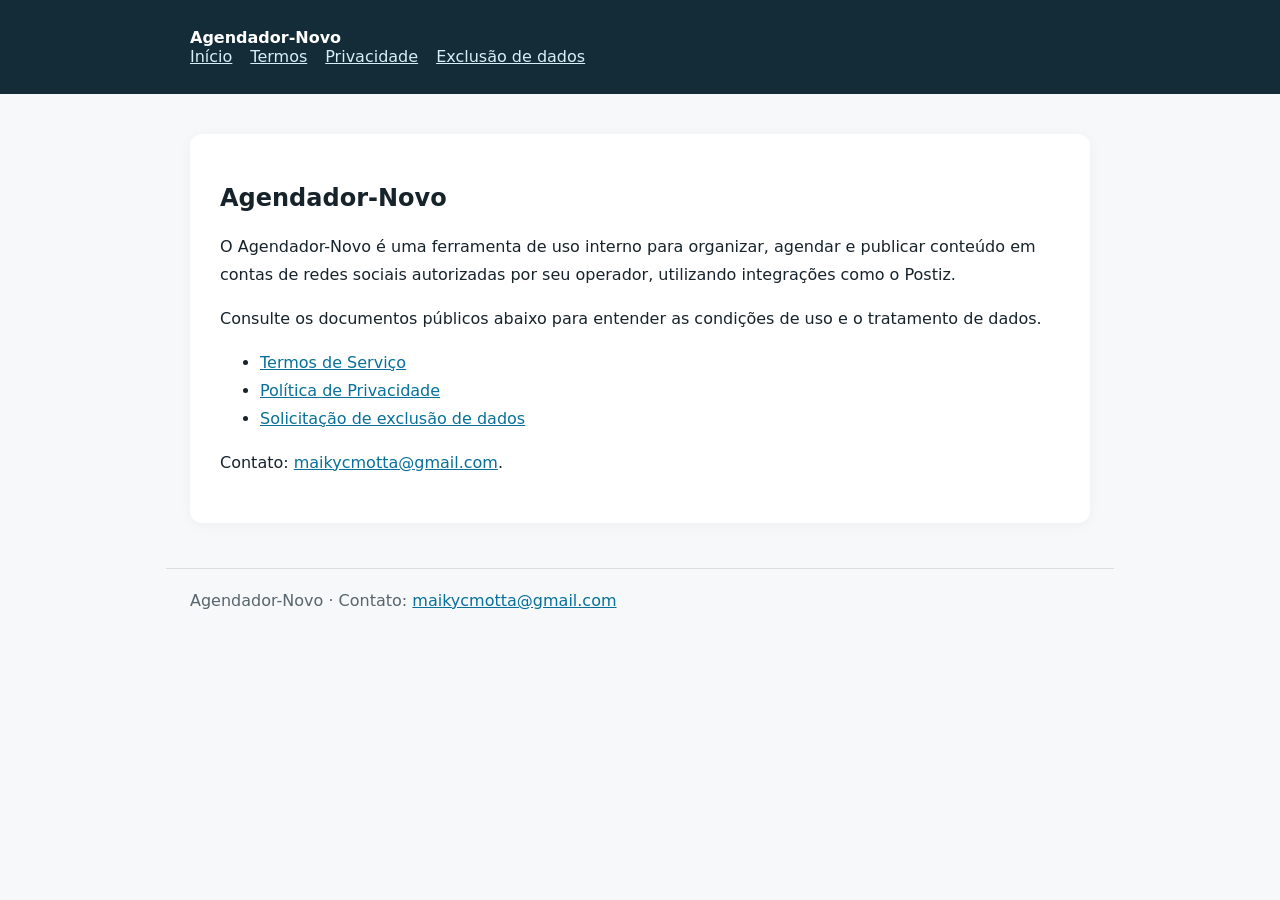
<file: index.html>
<!doctype html><html lang="pt-BR"><head><meta charset="utf-8"><meta name="viewport" content="width=device-width, initial-scale=1"><meta name="description" content="Informações institucionais e documentos legais do Agendador-Novo."><title>Agendador-Novo | Agendador-Novo</title><link rel="stylesheet" href="/style.css"></head><body><header><strong>Agendador-Novo</strong><nav><a href="/">Início</a><a href="/termos.html">Termos</a><a href="/privacidade.html">Privacidade</a><a href="/exclusao.html">Exclusão de dados</a></nav></header><main><article><h1>Agendador-Novo</h1><p>O Agendador-Novo é uma ferramenta de uso interno para organizar, agendar e publicar conteúdo em contas de redes sociais autorizadas por seu operador, utilizando integrações como o Postiz.</p><p>Consulte os documentos públicos abaixo para entender as condições de uso e o tratamento de dados.</p><ul><li><a href="/termos.html">Termos de Serviço</a></li><li><a href="/privacidade.html">Política de Privacidade</a></li><li><a href="/exclusao.html">Solicitação de exclusão de dados</a></li></ul><p>Contato: <a href="mailto:maikycmotta@gmail.com">maikycmotta@gmail.com</a>.</p></article></main><footer>Agendador-Novo · Contato: <a href="mailto:maikycmotta@gmail.com">maikycmotta@gmail.com</a></footer></body></html>
</file>
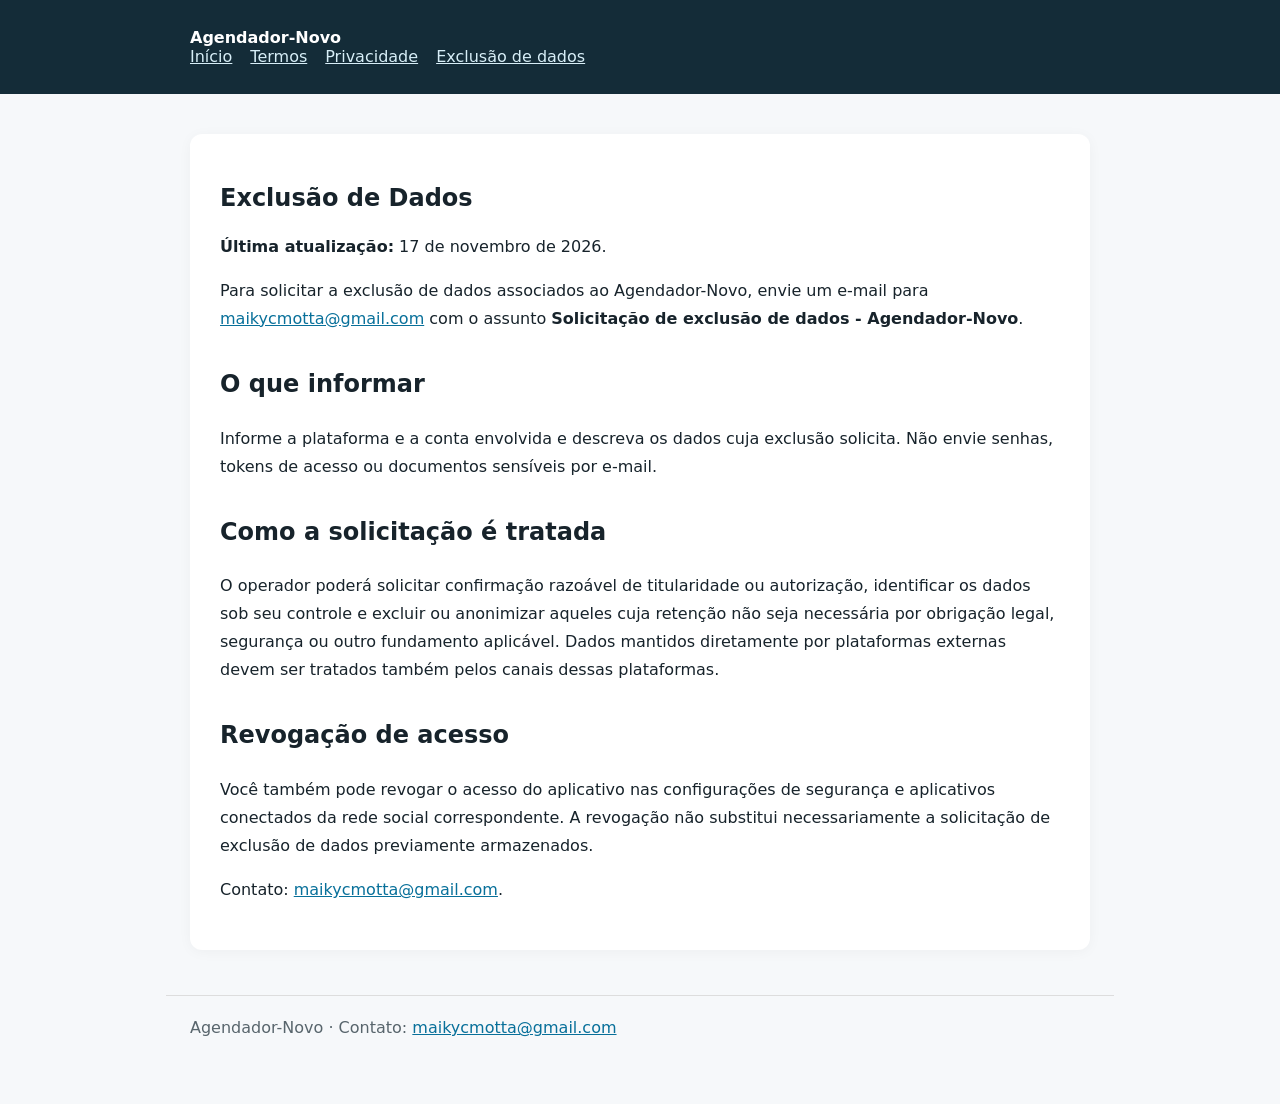
<file: exclusao.html>
<!doctype html><html lang="pt-BR"><head><meta charset="utf-8"><meta name="viewport" content="width=device-width, initial-scale=1"><meta name="description" content="Informações institucionais e documentos legais do Agendador-Novo."><title>Exclusão de Dados | Agendador-Novo</title><link rel="stylesheet" href="/style.css"></head><body><header><strong>Agendador-Novo</strong><nav><a href="/">Início</a><a href="/termos.html">Termos</a><a href="/privacidade.html">Privacidade</a><a href="/exclusao.html">Exclusão de dados</a></nav></header><main><article><h1>Exclusão de Dados</h1><p><strong>Última atualização:</strong> 17 de novembro de 2026.</p><p>Para solicitar a exclusão de dados associados ao Agendador-Novo, envie um e-mail para <a href="mailto:maikycmotta@gmail.com?subject=Solicita%C3%A7%C3%A3o%20de%20exclus%C3%A3o%20de%20dados%20-%20Agendador-Novo">maikycmotta@gmail.com</a> com o assunto <strong>Solicitação de exclusão de dados - Agendador-Novo</strong>.</p><h2>O que informar</h2><p>Informe a plataforma e a conta envolvida e descreva os dados cuja exclusão solicita. Não envie senhas, tokens de acesso ou documentos sensíveis por e-mail.</p><h2>Como a solicitação é tratada</h2><p>O operador poderá solicitar confirmação razoável de titularidade ou autorização, identificar os dados sob seu controle e excluir ou anonimizar aqueles cuja retenção não seja necessária por obrigação legal, segurança ou outro fundamento aplicável. Dados mantidos diretamente por plataformas externas devem ser tratados também pelos canais dessas plataformas.</p><h2>Revogação de acesso</h2><p>Você também pode revogar o acesso do aplicativo nas configurações de segurança e aplicativos conectados da rede social correspondente. A revogação não substitui necessariamente a solicitação de exclusão de dados previamente armazenados.</p><p>Contato: <a href="mailto:maikycmotta@gmail.com">maikycmotta@gmail.com</a>.</p></article></main><footer>Agendador-Novo · Contato: <a href="mailto:maikycmotta@gmail.com">maikycmotta@gmail.com</a></footer></body></html>
</file>
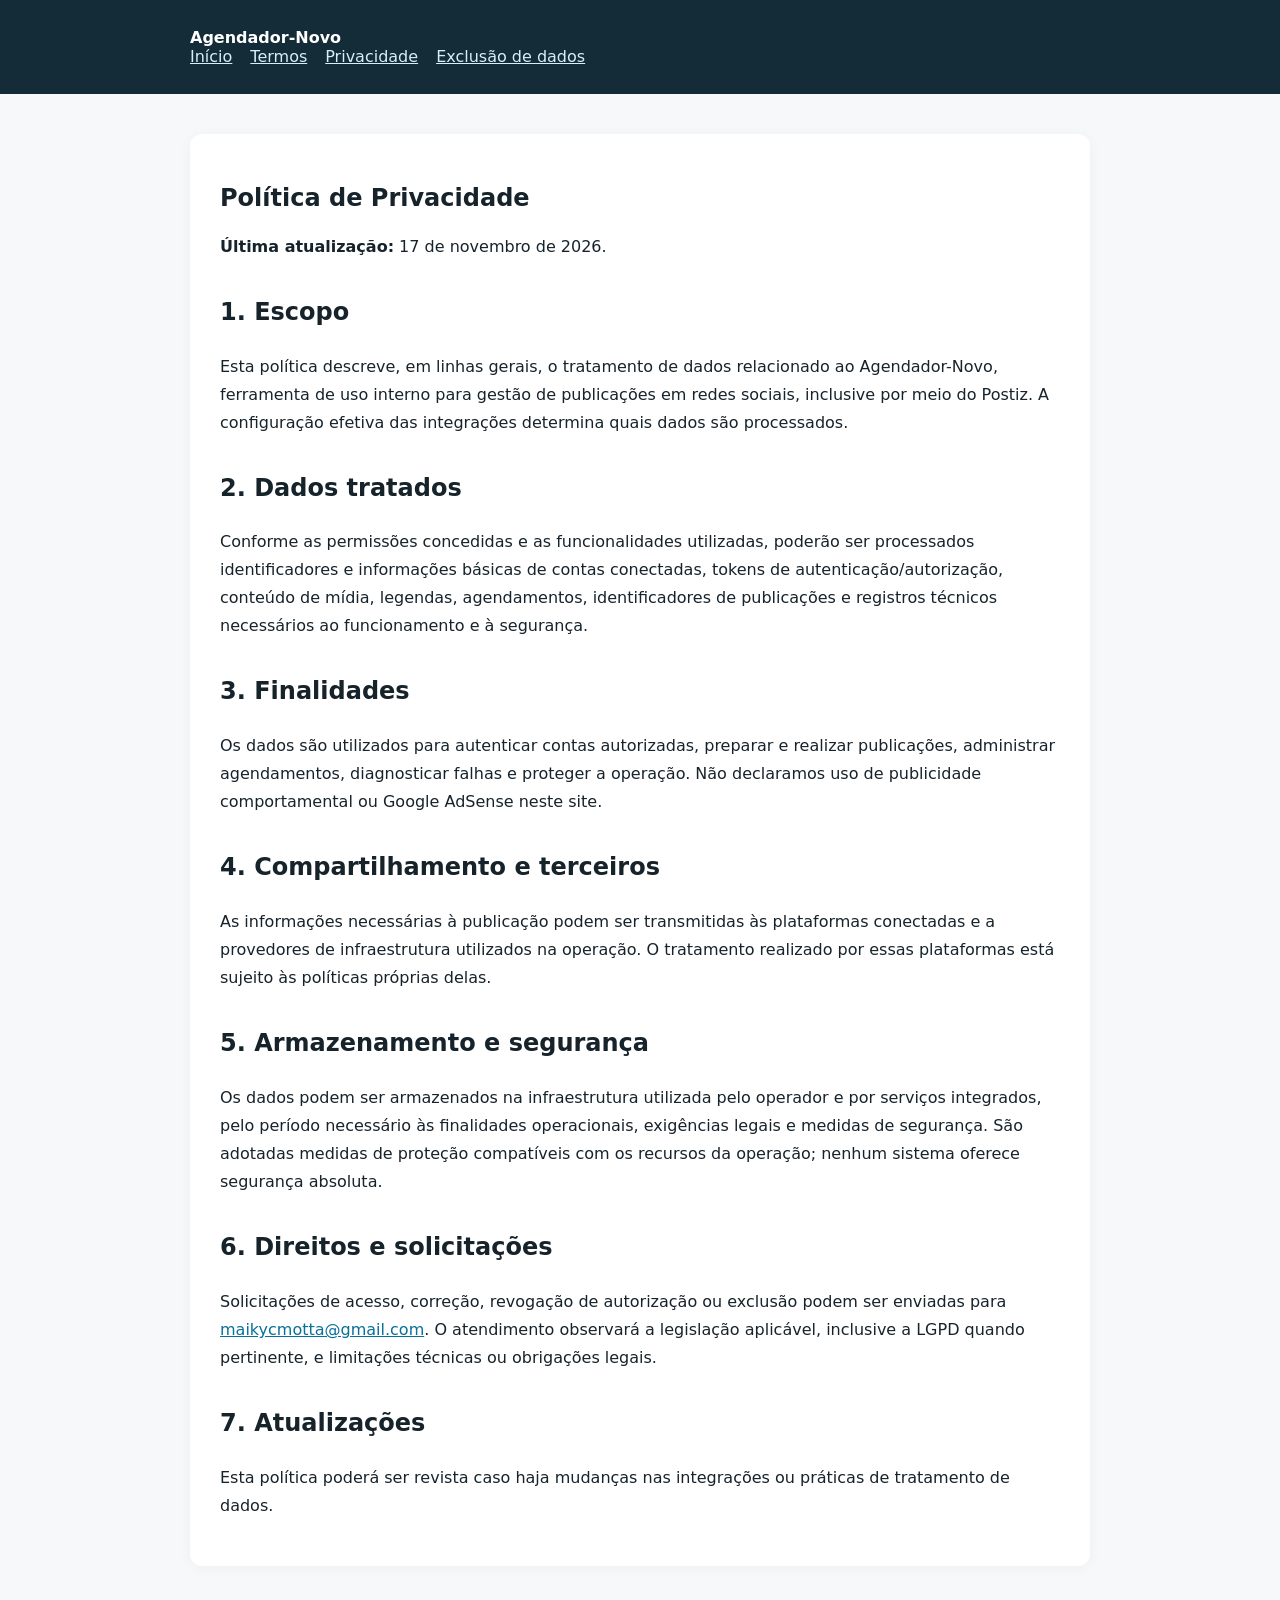
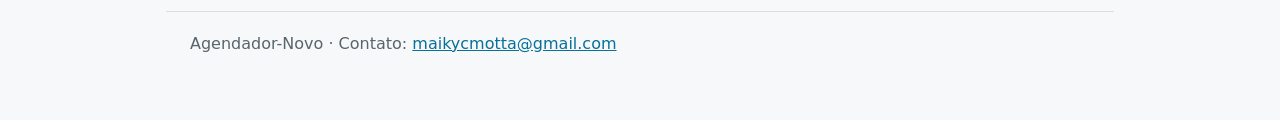
<file: privacidade.html>
<!doctype html><html lang="pt-BR"><head><meta charset="utf-8"><meta name="viewport" content="width=device-width, initial-scale=1"><meta name="description" content="Informações institucionais e documentos legais do Agendador-Novo."><title>Política de Privacidade | Agendador-Novo</title><link rel="stylesheet" href="/style.css"></head><body><header><strong>Agendador-Novo</strong><nav><a href="/">Início</a><a href="/termos.html">Termos</a><a href="/privacidade.html">Privacidade</a><a href="/exclusao.html">Exclusão de dados</a></nav></header><main><article><h1>Política de Privacidade</h1><p><strong>Última atualização:</strong> 17 de novembro de 2026.</p><h2>1. Escopo</h2><p>Esta política descreve, em linhas gerais, o tratamento de dados relacionado ao Agendador-Novo, ferramenta de uso interno para gestão de publicações em redes sociais, inclusive por meio do Postiz. A configuração efetiva das integrações determina quais dados são processados.</p><h2>2. Dados tratados</h2><p>Conforme as permissões concedidas e as funcionalidades utilizadas, poderão ser processados identificadores e informações básicas de contas conectadas, tokens de autenticação/autorização, conteúdo de mídia, legendas, agendamentos, identificadores de publicações e registros técnicos necessários ao funcionamento e à segurança.</p><h2>3. Finalidades</h2><p>Os dados são utilizados para autenticar contas autorizadas, preparar e realizar publicações, administrar agendamentos, diagnosticar falhas e proteger a operação. Não declaramos uso de publicidade comportamental ou Google AdSense neste site.</p><h2>4. Compartilhamento e terceiros</h2><p>As informações necessárias à publicação podem ser transmitidas às plataformas conectadas e a provedores de infraestrutura utilizados na operação. O tratamento realizado por essas plataformas está sujeito às políticas próprias delas.</p><h2>5. Armazenamento e segurança</h2><p>Os dados podem ser armazenados na infraestrutura utilizada pelo operador e por serviços integrados, pelo período necessário às finalidades operacionais, exigências legais e medidas de segurança. São adotadas medidas de proteção compatíveis com os recursos da operação; nenhum sistema oferece segurança absoluta.</p><h2>6. Direitos e solicitações</h2><p>Solicitações de acesso, correção, revogação de autorização ou exclusão podem ser enviadas para <a href="mailto:maikycmotta@gmail.com">maikycmotta@gmail.com</a>. O atendimento observará a legislação aplicável, inclusive a LGPD quando pertinente, e limitações técnicas ou obrigações legais.</p><h2>7. Atualizações</h2><p>Esta política poderá ser revista caso haja mudanças nas integrações ou práticas de tratamento de dados.</p></article></main><footer>Agendador-Novo · Contato: <a href="mailto:maikycmotta@gmail.com">maikycmotta@gmail.com</a></footer></body></html>
</file>
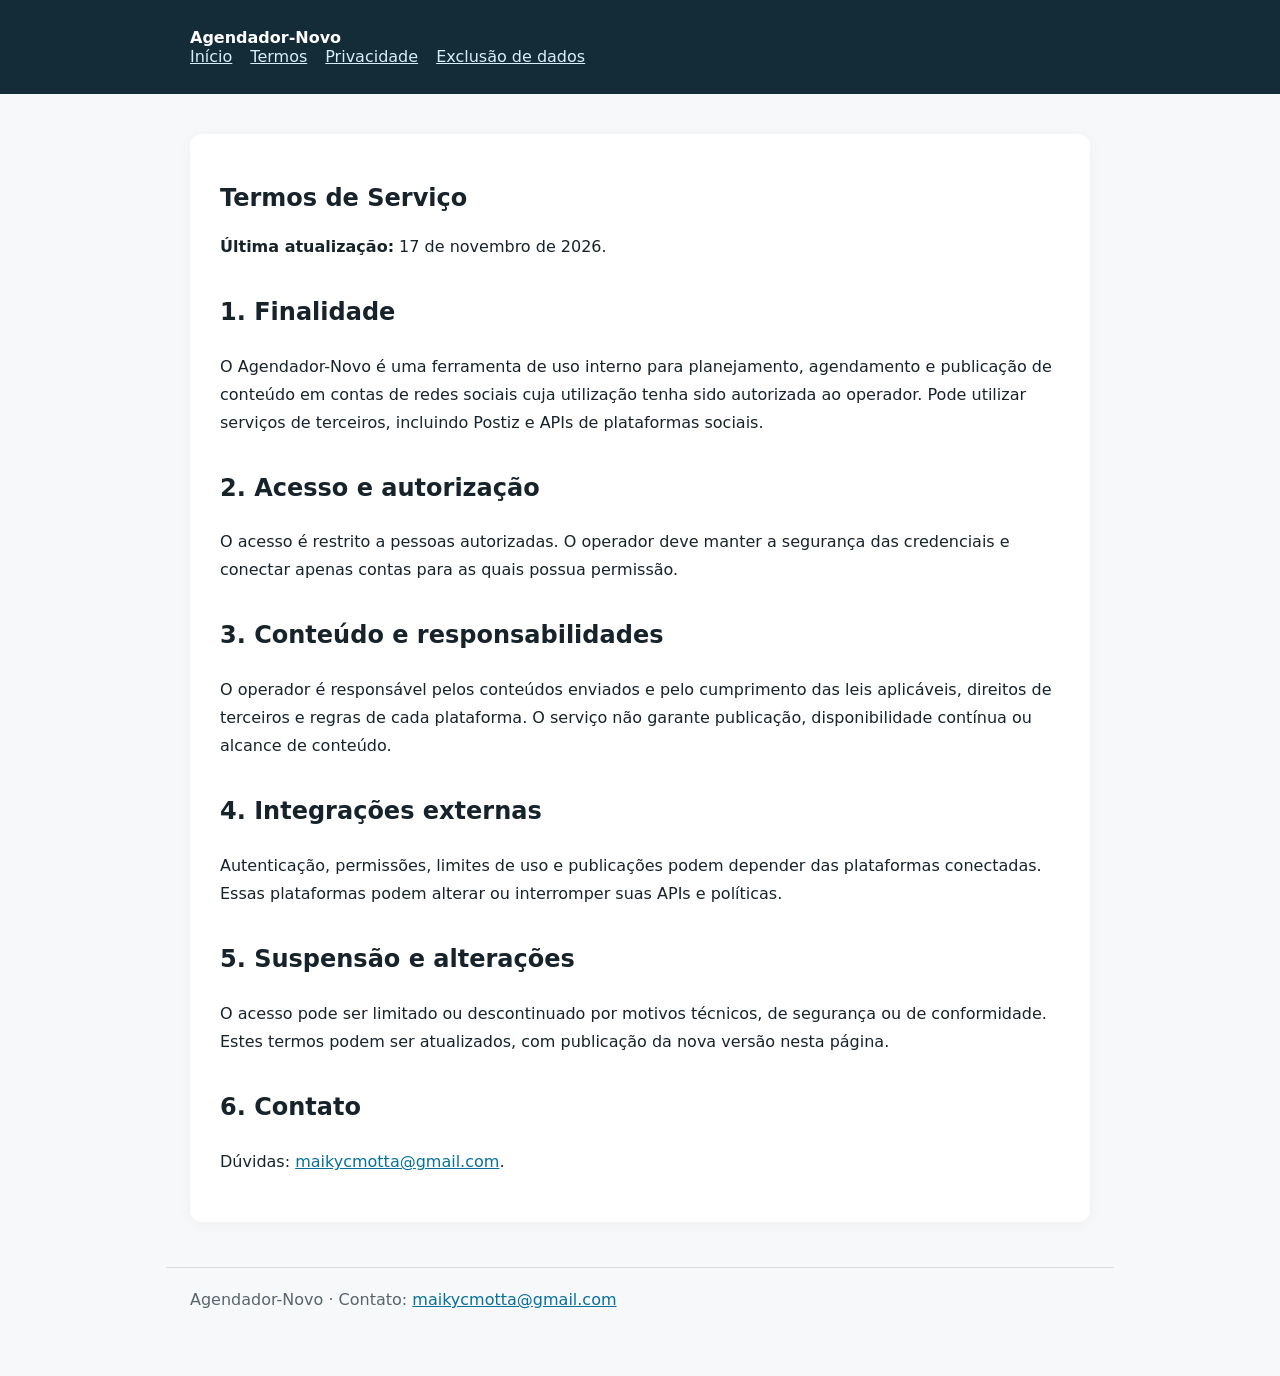
<file: termos.html>
<!doctype html><html lang="pt-BR"><head><meta charset="utf-8"><meta name="viewport" content="width=device-width, initial-scale=1"><meta name="description" content="Informações institucionais e documentos legais do Agendador-Novo."><title>Termos de Serviço | Agendador-Novo</title><link rel="stylesheet" href="/style.css"></head><body><header><strong>Agendador-Novo</strong><nav><a href="/">Início</a><a href="/termos.html">Termos</a><a href="/privacidade.html">Privacidade</a><a href="/exclusao.html">Exclusão de dados</a></nav></header><main><article><h1>Termos de Serviço</h1><p><strong>Última atualização:</strong> 17 de novembro de 2026.</p><h2>1. Finalidade</h2><p>O Agendador-Novo é uma ferramenta de uso interno para planejamento, agendamento e publicação de conteúdo em contas de redes sociais cuja utilização tenha sido autorizada ao operador. Pode utilizar serviços de terceiros, incluindo Postiz e APIs de plataformas sociais.</p><h2>2. Acesso e autorização</h2><p>O acesso é restrito a pessoas autorizadas. O operador deve manter a segurança das credenciais e conectar apenas contas para as quais possua permissão.</p><h2>3. Conteúdo e responsabilidades</h2><p>O operador é responsável pelos conteúdos enviados e pelo cumprimento das leis aplicáveis, direitos de terceiros e regras de cada plataforma. O serviço não garante publicação, disponibilidade contínua ou alcance de conteúdo.</p><h2>4. Integrações externas</h2><p>Autenticação, permissões, limites de uso e publicações podem depender das plataformas conectadas. Essas plataformas podem alterar ou interromper suas APIs e políticas.</p><h2>5. Suspensão e alterações</h2><p>O acesso pode ser limitado ou descontinuado por motivos técnicos, de segurança ou de conformidade. Estes termos podem ser atualizados, com publicação da nova versão nesta página.</p><h2>6. Contato</h2><p>Dúvidas: <a href="mailto:maikycmotta@gmail.com">maikycmotta@gmail.com</a>.</p></article></main><footer>Agendador-Novo · Contato: <a href="mailto:maikycmotta@gmail.com">maikycmotta@gmail.com</a></footer></body></html>
</file>
<file: style.css>
:root{font-family:system-ui,-apple-system,Segoe UI,Roboto,sans-serif;color:#17232b;background:#f6f8fa}body{margin:0}header{background:#142c38;color:white;padding:28px max(24px,calc((100vw - 900px)/2))}header a{color:#d7eef7}main{max-width:900px;margin:40px auto;padding:0 24px;line-height:1.75}h1{line-height:1.2}h2{margin-top:30px}nav{display:flex;gap:18px;flex-wrap:wrap}a{color:#08709a}footer{max-width:900px;margin:45px auto;padding:22px 24px;border-top:1px solid #ddd;color:#58656c}.notice{background:#fff8e6;padding:14px;border-left:4px solid #d79b20}article{background:white;border-radius:12px;padding:30px;box-shadow:0 2px 14px #0000000a}@media(max-width:600px){article{padding:20px}}
</file>
